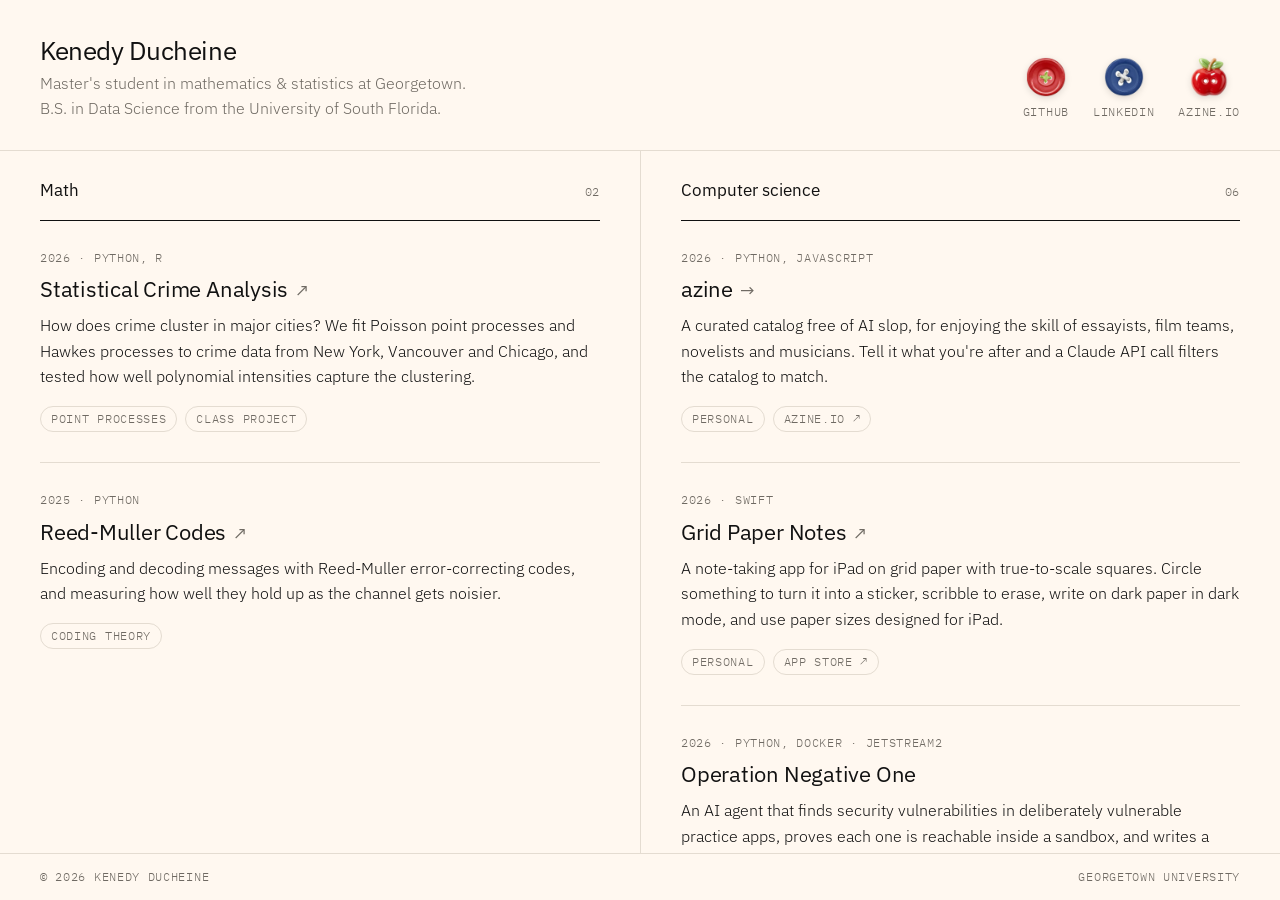
<file: index.html>
<!doctype html>
<html lang="en">
<head>
  <meta charset="utf-8">
  <meta name="viewport" content="width=device-width, initial-scale=1">
  <!-- The tab title and what search engines / link previews show -->
  <title>Kenedy Ducheine · math and computer science projects</title>
  <meta name="description" content="Kenedy Ducheine: math and statistics master's student at Georgetown. Math projects on point processes and coding theory; computer science projects including azine, Grid Paper Notes and Operation Negative One.">
  <meta property="og:title" content="Kenedy Ducheine">
  <meta property="og:description" content="Math and computer science projects. Master's student at Georgetown.">
  <!-- the picture in link previews (texts, Slack, LinkedIn). "?v=3": bump it after replacing assets/og.jpg -->
  <meta property="og:image" content="https://kenedyducheine.github.io/assets/og.jpg?v=3">
  <meta property="og:image:width" content="2400">
  <meta property="og:image:height" content="1260">
  <meta property="og:type" content="website">
  <meta property="og:url" content="https://kenedyducheine.github.io/">
  <meta name="twitter:card" content="summary_large_image">
  <!-- proves to Google Search Console that this site is yours; leave it in -->
  <meta name="google-site-verification" content="GAK5SVObGHcU2Spejn85u6rGJmn3wZU-S-5634LC5tg" />
  <link rel="canonical" href="https://kenedyducheine.github.io/">
  <script type="application/ld+json">
  {
    "@context": "https://schema.org",
    "@type": "Person",
    "name": "Kenedy Ducheine",
    "alternateName": "kenedyducheine",
    "url": "https://kenedyducheine.github.io/",
    "image": "https://kenedyducheine.github.io/assets/og.jpg",
    "description": "Math and statistics master's student at Georgetown University. Creator of azine, a curated catalog of essays, movies, albums and novels free of AI slop, and Grid Paper Notes, a grid paper notes app for the iPad.",
    "affiliation": { "@type": "CollegeOrUniversity", "name": "Georgetown University" },
    "sameAs": [
      "https://github.com/kenedyducheine",
      "https://www.linkedin.com/in/kenedyducheine",
      "https://azine.io"
    ]
  }
  </script>
  <link rel="icon" href="assets/favicon.svg?v=2" type="image/svg+xml">
  <link rel="icon" href="assets/favicon.png?v=2" type="image/png" sizes="64x64">
  <link rel="apple-touch-icon" href="assets/apple-touch-icon.png?v=2">

  <!-- Fonts: IBM Plex Sans (light + regular) for everything, IBM Plex Mono for the small labels.
       To try another font, change the link below and --font-sans in home.css. -->
  <link rel="preconnect" href="https://fonts.googleapis.com">
  <link rel="preconnect" href="https://fonts.gstatic.com" crossorigin>
  <link href="https://fonts.googleapis.com/css2?family=IBM+Plex+Mono:wght@400&family=IBM+Plex+Sans:ital,wght@0,300;0,400;0,500;1,300&display=swap" rel="stylesheet">

  <!-- The look of this page lives in home.css (settings at its top). azine.html uses it too.
       Bump ?v= after editing home.css so browsers fetch the new one. -->
  <link rel="stylesheet" href="home.css?v=8">
</head>
<body>

  <!-- ============ TOP BAR: your name on the left, links on the right ============ -->
  <header class="top">
    <div class="who">
      <h1 class="name"><a href="index.html">Kenedy Ducheine</a></h1>
      <p class="intro">Master's student in mathematics &amp; statistics at Georgetown.</p>
      <p class="intro">B.S. in Data Science from the University of South Florida.</p>
    </div>
    <!-- The links are sewing buttons (pictures in assets/buttons/), each with a small label under it -->
    <nav class="links" aria-label="Elsewhere">
      <a href="https://github.com/kenedyducheine"><img src="assets/buttons/github.png" alt="" width="40" height="40"><span>GitHub</span></a>
      <a href="https://www.linkedin.com/in/kenedyducheine"><img src="assets/buttons/linkedin.png" alt="" width="40" height="40"><span>LinkedIn</span></a>
      <a href="https://azine.io"><img src="assets/buttons/azine.png" alt="" width="40" height="40"><span>azine.io</span></a>
    </nav>
  </header>

  <!-- On phones the two sides become tabs; these buttons switch between them -->
  <div class="tabs" role="tablist" aria-label="Project type">
    <button role="tab" aria-selected="true"  data-pane="math">Math</button>
    <button role="tab" aria-selected="false" data-pane="cs">Computer science</button>
  </div>

  <!-- ============ THE SPLIT: math on the left, computer science on the right ============
       Each side scrolls on its own. Each project is one <article class="project"> block:
       copy one to add a project.
         .meta  = year · tools (top line, small)
         h3     = title (a link if there is one)
         p      = one or two sentences
         .tags  = small labels (optional)            -->
  <main class="split">

    <!-- ===================== MATH ===================== -->
    <section class="pane" id="math" aria-labelledby="math-title">
      <header class="pane-head">
        <h2 id="math-title">Math</h2>
        <span class="count">02</span>
      </header>

      <article class="project">
        <p class="meta">2026 · Python, R</p>
        <h3><a href="https://github.com/kenedyducheine/statistical-crime-analysis">Statistical Crime Analysis <span class="arrow">↗</span></a></h3>
        <p>How does crime cluster in major cities? We fit Poisson point processes and Hawkes
          processes to crime data from New York, Vancouver and Chicago, and tested how well
          polynomial intensities capture the clustering.</p>
        <ul class="tags"><li>Point processes</li><li>Class project</li></ul>
      </article>

      <article class="project">
        <p class="meta">2025 · Python</p>
        <h3><a href="https://github.com/kenedyducheine/coding-theory-final-project">Reed-Muller Codes <span class="arrow">↗</span></a></h3>
        <p>Encoding and decoding messages with Reed-Muller error-correcting codes, and measuring
          how well they hold up as the channel gets noisier.</p>
        <ul class="tags"><li>Coding theory</li></ul>
      </article>
    </section>

    <!-- ===================== COMPUTER SCIENCE ===================== -->
    <section class="pane" id="cs" aria-labelledby="cs-title">
      <header class="pane-head">
        <h2 id="cs-title">Computer science</h2>
        <span class="count">06</span>
      </header>

      <article class="project">
        <p class="meta">2026 · Python, JavaScript</p>
        <h3><a href="azine.html">azine <span class="arrow">→</span></a></h3>
        <p>A curated catalog free of AI slop, for enjoying the skill of essayists, film teams,
          novelists and musicians. Tell it what you're after and a Claude API call filters the
          catalog to match.</p>
        <ul class="tags"><li>Personal</li><li><a href="https://azine.io">azine.io ↗</a></li></ul>
      </article>

      <article class="project">
        <p class="meta">2026 · Swift</p>
        <h3><a href="https://apps.apple.com/us/app/grid-paper-notes/id6825502391">Grid Paper Notes <span class="arrow">↗</span></a></h3>
        <p>A note-taking app for iPad on grid paper with true-to-scale squares. Circle something
          to turn it into a sticker, scribble to erase, write on dark paper in dark mode, and use
          paper sizes designed for iPad.</p>
        <ul class="tags"><li>Personal</li><li><a href="https://apps.apple.com/us/app/grid-paper-notes/id6825502391">App Store ↗</a></li></ul>
      </article>

      <article class="project">
        <p class="meta">2026 · Python, Docker · Jetstream2</p>
        <h3>Operation Negative One</h3>
        <p>An AI agent that finds security vulnerabilities in deliberately vulnerable practice apps,
          proves each one is reachable inside a sandbox, and writes a patch. A checker with no AI
          in it confirms the fix works before anything is reported.</p>
        <ul class="tags"><li>Group project</li><li>Deploying ML Applications</li><li>In progress</li></ul>
      </article>

      <article class="project">
        <p class="meta">2024 · Python</p>
        <h3><a href="https://github.com/kenedyducheine/Harris_and_Walz">Harris &amp; Walz on Reddit <span class="arrow">↗</span></a></h3>
        <p>89 days of posts from five political subreddits, read for what people said about the
          2024 Democratic ticket: word clouds, sentiment over time and topic modeling.</p>
        <ul class="tags"><li>Sentiment analysis</li></ul>
      </article>

      <article class="project">
        <p class="meta">2024 · R</p>
        <h3><a href="https://github.com/kenedyducheine/colorblindpalette">colorblindpalette <span class="arrow">↗</span></a></h3>
        <p>An R package of color palettes that stay readable for people with red-green colorblindness.</p>
        <ul class="tags"><li>R package</li></ul>
      </article>

      <article class="project">
        <p class="meta">2024 · R</p>
        <h3><a href="https://github.com/kenedyducheine/final_proj-datamining-">Pop Song Streams <span class="arrow">↗</span></a></h3>
        <p>Mining a dataset of pop songs and their streams: cleaning it up, an SVM model,
          word clouds and a Shiny app.</p>
        <ul class="tags"><li>Data mining</li></ul>
      </article>
    </section>

  </main>

  <footer class="foot">
    <span>© 2026 Kenedy Ducheine</span>
    <span>Georgetown University</span>
  </footer>

  <!-- Phones only: the Math / Computer science tabs show one side at a time.
       On wider screens both sides are always visible and this does nothing. -->
  <script>
    const tabs = document.querySelectorAll('.tabs button');
    function show(id) {
      tabs.forEach(t => t.setAttribute('aria-selected', t.dataset.pane === id));
      document.querySelectorAll('.pane').forEach(p => p.classList.toggle('is-active', p.id === id));
    }
    tabs.forEach(t => t.addEventListener('click', () => { show(t.dataset.pane); window.scrollTo(0, 0); }));
    show('math');
    document.documentElement.classList.add('js');
  </script>
</body>
</html>
</file>
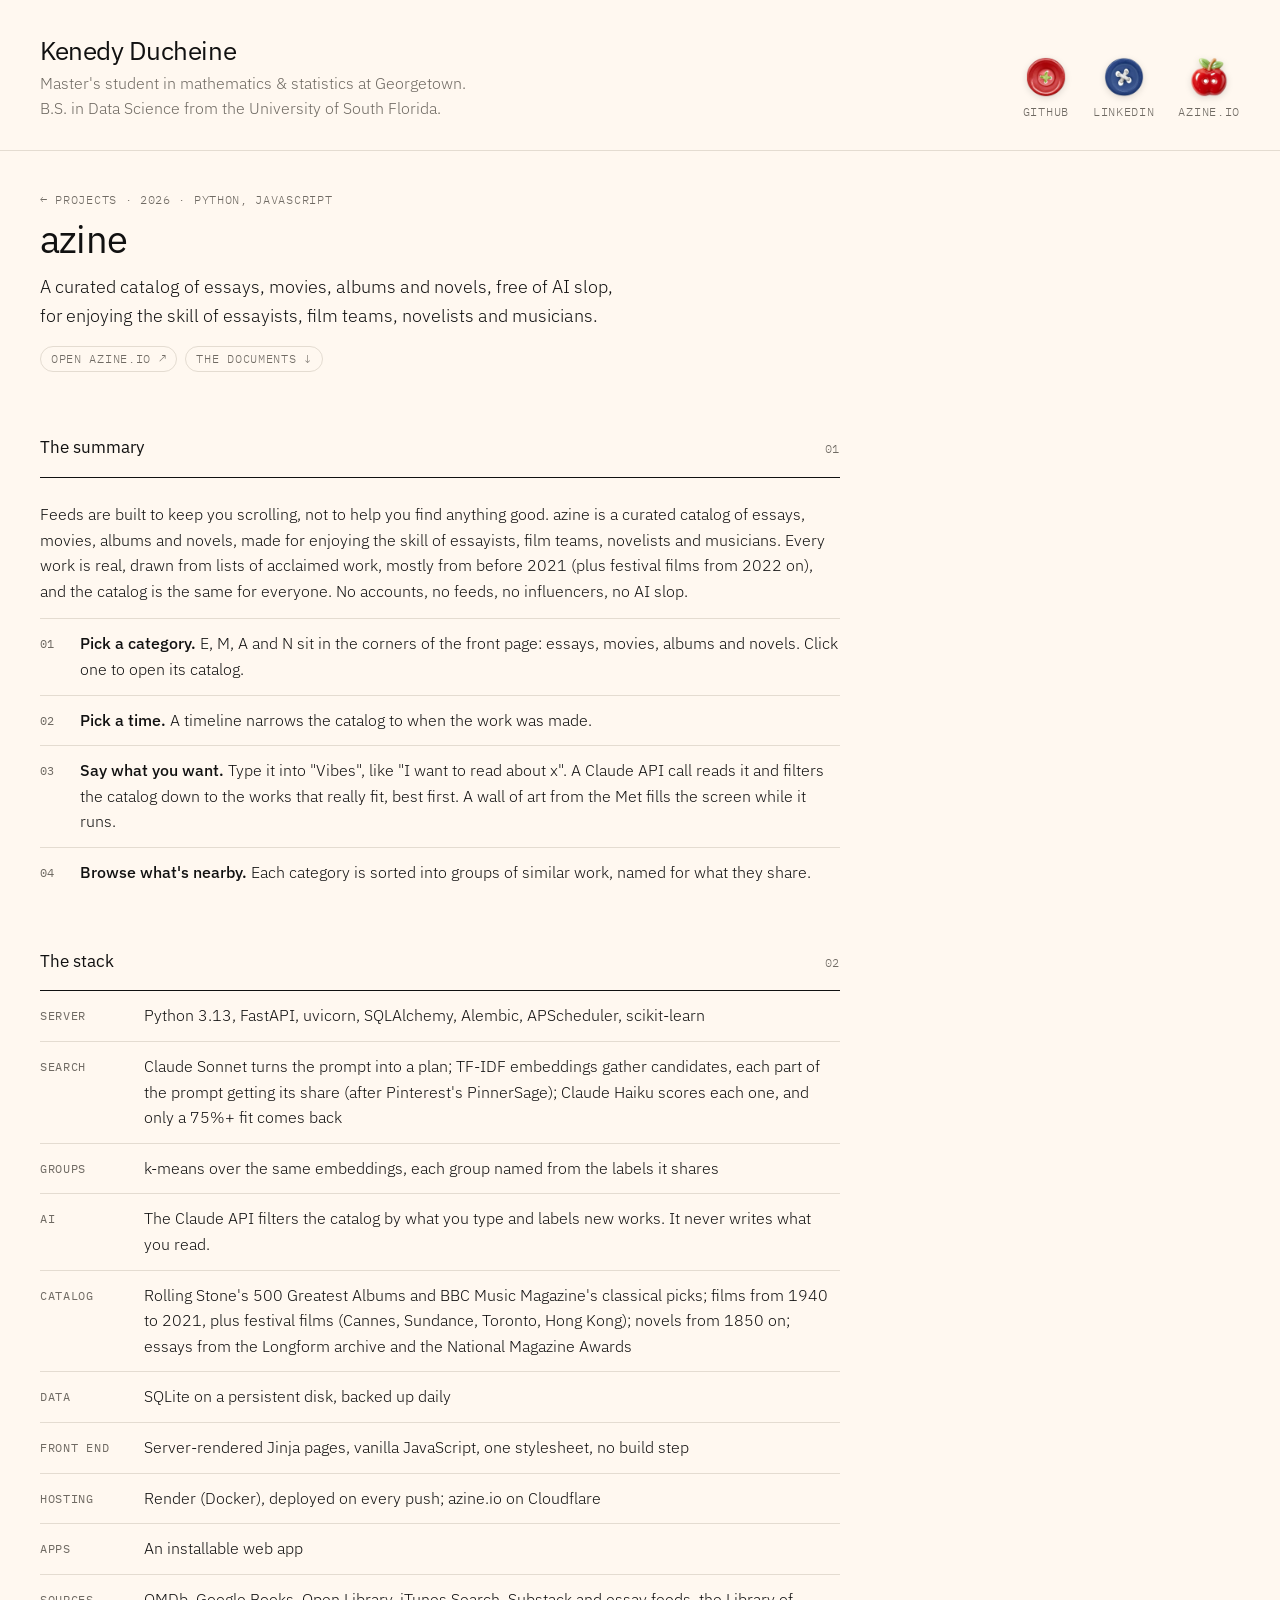
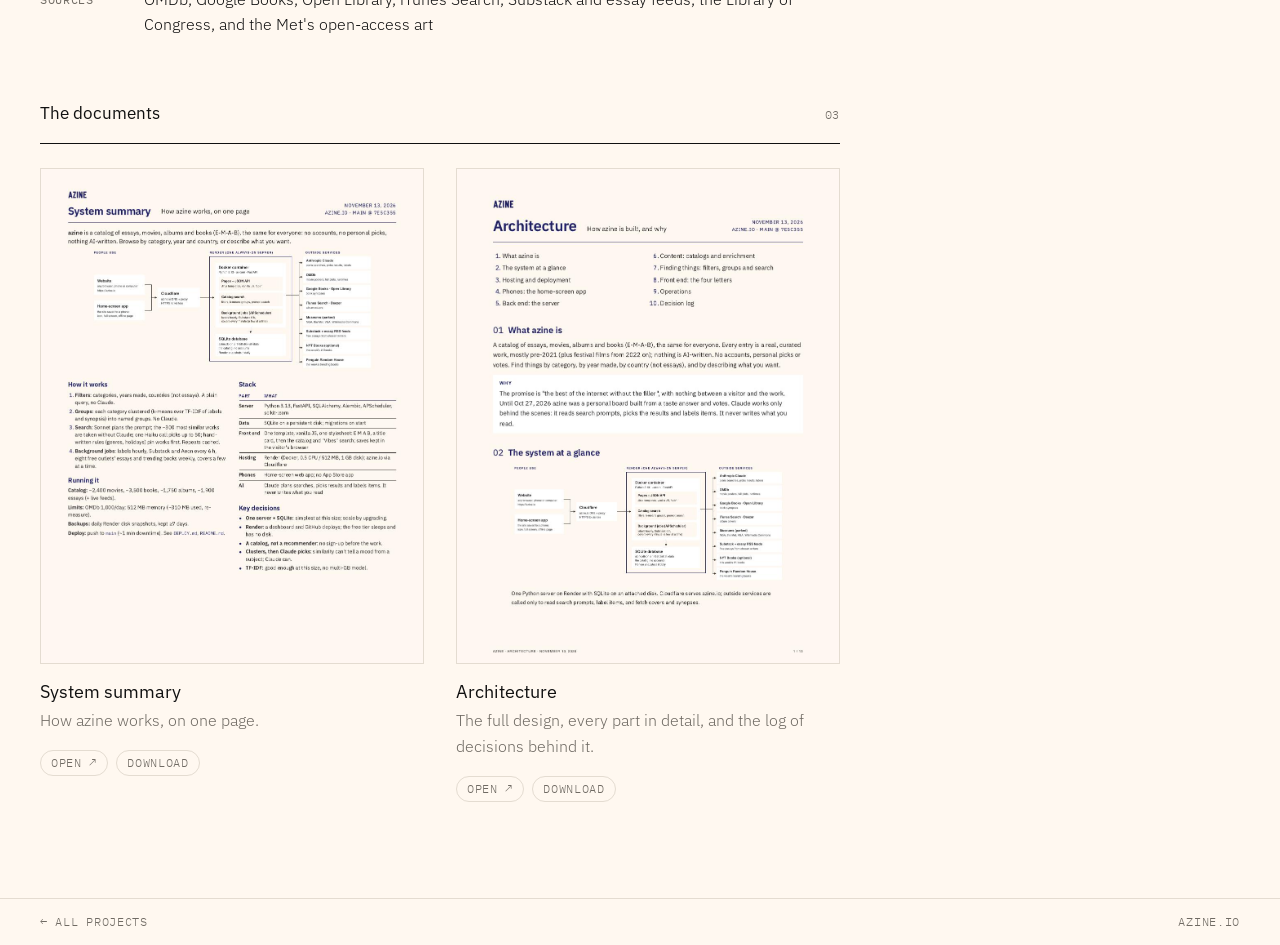
<file: azine.html>
<!doctype html>
<html lang="en">
<head>
  <meta charset="utf-8">
  <meta name="viewport" content="width=device-width, initial-scale=1">
  <!-- The tab title and what search engines / link previews show -->
  <title>azine · Kenedy Ducheine</title>
  <meta name="description" content="How azine works: a curated catalog of essays, movies, albums and novels, free of AI slop. The summary, the stack, and the system documents.">
  <meta property="og:title" content="azine · Kenedy Ducheine">
  <meta property="og:description" content="How azine works: the summary, the stack, and the system documents.">
  <!-- the picture in link previews (texts, Slack, LinkedIn). "?v=3": bump it after replacing assets/og.jpg
       so apps fetch the new picture instead of a saved copy -->
  <meta property="og:image" content="https://kenedyducheine.github.io/assets/og.jpg?v=3">
  <meta property="og:image:width" content="2400">
  <meta property="og:image:height" content="1260">
  <meta property="og:type" content="website">
  <meta property="og:url" content="https://kenedyducheine.github.io/azine.html">
  <meta name="twitter:card" content="summary_large_image">
  <!-- For search engines: the official address of this page, and who the site is about
       (your name, your handle, and your other pages: GitHub, LinkedIn, azine.io). -->
  <link rel="canonical" href="https://kenedyducheine.github.io/azine.html">
  <script type="application/ld+json">
  {
    "@context": "https://schema.org",
    "@type": "Person",
    "name": "Kenedy Ducheine",
    "alternateName": "kenedyducheine",
    "url": "https://kenedyducheine.github.io/",
    "image": "https://kenedyducheine.github.io/assets/og.jpg",
    "description": "Math and statistics master's student at Georgetown University. Creator of azine, a curated catalog of essays, movies, albums and novels free of AI slop, and Grid Paper Notes, a grid paper notes app for the iPad.",
    "affiliation": {
      "@type": "CollegeOrUniversity",
      "name": "Georgetown University"
    },
    "sameAs": [
      "https://github.com/kenedyducheine",
      "https://www.linkedin.com/in/kenedyducheine",
      "https://azine.io"
    ]
  }
  </script>
  <link rel="icon" href="assets/favicon.svg?v=2" type="image/svg+xml">
  <link rel="icon" href="assets/favicon.png?v=2" type="image/png" sizes="64x64">
  <link rel="apple-touch-icon" href="assets/apple-touch-icon.png?v=2">

  <!-- Fonts and look: the same as the front page (home.css, "SINGLE PAGES" section at the bottom).
       Bump ?v= after editing home.css so browsers fetch the new one. -->
  <link rel="preconnect" href="https://fonts.googleapis.com">
  <link rel="preconnect" href="https://fonts.gstatic.com" crossorigin>
  <link href="https://fonts.googleapis.com/css2?family=IBM+Plex+Mono:wght@400&family=IBM+Plex+Sans:ital,wght@0,300;0,400;0,500;1,300&display=swap" rel="stylesheet">
  <link rel="stylesheet" href="home.css?v=8">
</head>
<body class="page">

  <!-- ============ TOP BAR (same as the front page) ============ -->
  <header class="top">
    <div class="who">
      <p class="name"><a href="index.html">Kenedy Ducheine</a></p>
      <p class="intro">Master's student in mathematics &amp; statistics at Georgetown.</p>
      <p class="intro">B.S. in Data Science from the University of South Florida.</p>
    </div>
    <!-- The links are sewing buttons (pictures in assets/buttons/), each with a small label under it -->
    <nav class="links" aria-label="Elsewhere">
      <a href="https://github.com/kenedyducheine"><img src="assets/buttons/github.png" alt="" width="40" height="40"><span>GitHub</span></a>
      <a href="https://www.linkedin.com/in/kenedyducheine"><img src="assets/buttons/linkedin.png" alt="" width="40" height="40"><span>LinkedIn</span></a>
      <a href="https://azine.io"><img src="assets/buttons/azine.png" alt="" width="40" height="40"><span>azine.io</span></a>
    </nav>
  </header>

  <main>

    <!-- ============ THE OPENING: laid out like a project on the front page ============ -->
    <header class="lead">
      <p class="meta"><a class="back" href="index.html">← Projects</a> · 2026 · Python, JavaScript</p>
      <h1>azine</h1>
      <p>A curated catalog of essays, movies, albums and novels, free of AI slop, for enjoying
        the skill of essayists, film teams, novelists and musicians.</p>
      <ul class="tags"><li><a href="https://azine.io">Open azine.io ↗</a></li><li><a href="#documents">The documents ↓</a></li></ul>
    </header>

    <!-- ============ 1. THE SUMMARY ============
         Each <p> is a paragraph; each <li> in the list is one step. -->
    <section class="section" id="summary" aria-labelledby="summary-title">
      <header class="pane-head">
        <h2 id="summary-title">The summary</h2>
        <span class="count">01</span>
      </header>
      <div class="body">
        <p>Feeds are built to keep you scrolling, not to help you find anything good. azine is a
          curated catalog of essays, movies, albums and novels, made for enjoying the skill of
          essayists, film teams, novelists and musicians. Every work is real, drawn from lists of
          acclaimed work, mostly from before 2021 (plus festival films from 2022 on), and the catalog
          is the same for everyone. No accounts, no feeds, no influencers, no AI slop.</p>
        <ol class="steps">
          <li><span><strong>Pick a category.</strong> E, M, A and N sit in the corners of the front page:
            essays, movies, albums and novels. Click one to open its catalog.</span></li>
          <li><span><strong>Pick a time.</strong> A timeline narrows the catalog to when the work was
            made.</span></li>
          <li><span><strong>Say what you want.</strong> Type it into "Vibes", like "I want to read about
            x". A Claude API call reads it and filters the catalog down to the works that really fit,
            best first. A wall of art from the Met fills the screen while it runs.</span></li>
          <li><span><strong>Browse what's nearby.</strong> Each category is sorted into groups of similar
            work, named for what they share.</span></li>
        </ol>
      </div>
    </section>

    <!-- ============ 2. THE STACK ============
         One <tr> per row: <th> is the part, <td> is what it uses. -->
    <section class="section" id="stack" aria-labelledby="stack-title">
      <header class="pane-head">
        <h2 id="stack-title">The stack</h2>
        <span class="count">02</span>
      </header>
      <table class="stack">
        <tr><th>Server</th><td>Python 3.13, FastAPI, uvicorn, SQLAlchemy, Alembic, APScheduler, scikit-learn</td></tr>
        <tr><th>Search</th><td>Claude Sonnet turns the prompt into a plan; TF-IDF embeddings gather candidates,
          each part of the prompt getting its share (after Pinterest's PinnerSage); Claude Haiku scores
          each one, and only a 75%+ fit comes back</td></tr>
        <tr><th>Groups</th><td>k-means over the same embeddings, each group named from the labels it shares</td></tr>
        <tr><th>AI</th><td>The Claude API filters the catalog by what you type and labels new works. It never writes what you read.</td></tr>
        <tr><th>Catalog</th><td>Rolling Stone's 500 Greatest Albums and BBC Music Magazine's classical picks;
          films from 1940 to 2021, plus festival films (Cannes, Sundance, Toronto, Hong Kong); novels
          from 1850 on; essays from the Longform archive and the National Magazine Awards</td></tr>
        <tr><th>Data</th><td>SQLite on a persistent disk, backed up daily</td></tr>
        <tr><th>Front end</th><td>Server-rendered Jinja pages, vanilla JavaScript, one stylesheet, no build step</td></tr>
        <tr><th>Hosting</th><td>Render (Docker), deployed on every push; azine.io on Cloudflare</td></tr>
        <tr><th>Apps</th><td>An installable web app</td></tr>
        <tr><th>Sources</th><td>OMDb, Google Books, Open Library, iTunes Search, Substack and essay feeds,
          the Library of Congress, and the Met's open-access art</td></tr>
      </table>
    </section>

    <!-- ============ 3. THE DOCUMENTS: the two PDFs ============
         The files are in assets/: azine-summary.pdf and azine-architecture.pdf
         (copies of docs/ in the azine repo). The pictures are their first pages. -->
    <section class="section" id="documents" aria-labelledby="documents-title">
      <header class="pane-head">
        <h2 id="documents-title">The documents</h2>
        <span class="count">03</span>
      </header>
      <div class="body docs">
        <article class="doc">
          <a class="doc-pic" href="assets/azine-summary.pdf">
            <img src="assets/azine-summary.jpg" alt="azine system summary: how the site, the server, the recommender and the outside services fit together, on one page" loading="lazy">
          </a>
          <h3>System summary</h3>
          <p>How azine works, on one page.</p>
          <ul class="tags"><li><a href="assets/azine-summary.pdf">Open ↗</a></li><li><a href="assets/azine-summary.pdf" download>Download</a></li></ul>
        </article>
        <article class="doc">
          <a class="doc-pic" href="assets/azine-architecture.pdf">
            <img src="assets/azine-architecture.jpg" alt="The first page of azine's architecture document" loading="lazy">
          </a>
          <h3>Architecture</h3>
          <p>The full design, every part in detail, and the log of decisions behind it.</p>
          <ul class="tags"><li><a href="assets/azine-architecture.pdf">Open ↗</a></li><li><a href="assets/azine-architecture.pdf" download>Download</a></li></ul>
        </article>
      </div>
    </section>

  </main>

  <footer class="foot">
    <a href="index.html">← All projects</a>
    <span>azine.io</span>
  </footer>

</body>
</html>
</file>
<file: home.css>
/* =====================================================================
   kenedyducheine.github.io -- the front page (index.html)

   A top bar, then the page split in two: math on the left, computer
   science on the right, each side scrolling on its own. On phones the
   two sides become tabs.

   To restyle: change the settings in :root right below.
   (azine.html still uses style.css.)
   ===================================================================== */

:root {
  /* ----- COLORS ----- */
  --bg:     #FFF8F0;   /* the page */
  --ink:    #111111;   /* titles and body text */
  --muted:  #6F6A63;   /* the small labels: years, tools, tags */
  --rule:   #E4DCD1;   /* the thin lines */
  --accent: #B3001B;   /* links on hover, the active tab */

  /* ----- FONTS ----- */
  --font-sans: "IBM Plex Sans", system-ui, -apple-system, sans-serif;
  --font-mono: "IBM Plex Mono", ui-monospace, monospace;

  /* ----- SIZES ----- */
  --edge: 40px;        /* space at the left and right edges of the page */
  --top-height: auto;
}

/* ---------- basics ---------- */
* { box-sizing: border-box; }
html, body { height: 100%; }
body {
  margin: 0;
  background: var(--bg);
  color: var(--ink);
  font: 300 16px/1.6 var(--font-sans);
  -webkit-font-smoothing: antialiased;
  display: flex;
  flex-direction: column;
}
a { color: inherit; text-decoration: none; transition: color 0.15s ease; }
a:hover { color: var(--accent); }
h1, h2, h3, p { margin: 0; }

/* small labels: years, counts, tags, tabs, footer */
.meta, .count, .tags, .tabs button, .foot, .links {
  font-family: var(--font-mono);
  font-size: 0.72rem;
  letter-spacing: 0.06em;
  text-transform: uppercase;
}

/* ================= TOP BAR ================= */
.top {
  display: flex;
  justify-content: space-between;
  align-items: flex-end;
  gap: 24px;
  padding: 36px var(--edge) 28px;
  border-bottom: 1px solid var(--rule);
}
.name {
  font-size: 1.6rem;
  font-weight: 400;
  letter-spacing: -0.015em;
  line-height: 1.2;
}
.intro { color: var(--muted); margin-top: 4px; }
.intro + .intro { margin-top: 0; }
/* the links: a sewing button over each label; the button turns a little on hover */
.links { display: flex; gap: 24px; color: var(--muted); }
.links a { display: flex; flex-direction: column; align-items: center; gap: 6px; }
.links a:hover { color: var(--accent); }
.links img {
  width: 40px; height: 40px;
  filter: drop-shadow(0 2px 3px rgba(17, 17, 17, 0.14));
  transition: transform 0.25s ease;
}
.links a:hover img, .links a:focus-visible img { transform: rotate(-14deg) translateY(-2px); }

/* ================= THE SPLIT ================= */
.split {
  flex: 1;
  min-height: 0;                 /* lets each side scroll inside the window */
  display: grid;
  grid-template-columns: 1fr 1fr;
}
.pane {
  overflow-y: auto;
  min-height: 0;
  padding: 0 var(--edge) 64px;
  scrollbar-width: thin;
  scrollbar-color: var(--rule) transparent;
}
.pane + .pane { border-left: 1px solid var(--rule); }

/* the "Math 02" / "Computer science 06" heading; stays put while the side scrolls */
.pane-head {
  position: sticky; top: 0; z-index: 1;
  display: flex; justify-content: space-between; align-items: baseline;
  padding: 26px 0 16px;
  background: var(--bg);
  border-bottom: 1px solid var(--ink);
}
.pane-head h2 { font-size: 1.05rem; font-weight: 400; }
.count { color: var(--muted); }

/* ----- one project ----- */
.project {
  padding: 28px 0 30px;
  border-bottom: 1px solid var(--rule);
}
.project:last-child { border-bottom: 0; }
.meta { color: var(--muted); }
.project h3 {
  margin-top: 8px;
  font-size: 1.4rem;
  font-weight: 400;
  letter-spacing: -0.01em;
  line-height: 1.25;
}
.arrow { font-size: 0.8em; color: var(--muted); margin-left: 2px; }
.project h3 a:hover .arrow { color: var(--accent); }
.project > p:not(.meta) { margin-top: 10px; max-width: 36em; }
.tags {
  list-style: none; padding: 0; margin: 16px 0 0;
  display: flex; flex-wrap: wrap; gap: 8px;
  color: var(--muted);
}
.tags li { border: 1px solid var(--rule); border-radius: 999px; padding: 3px 10px; }

/* ================= FOOTER ================= */
.foot {
  display: flex; justify-content: space-between;
  padding: 14px var(--edge);
  border-top: 1px solid var(--rule);
  color: var(--muted);
}

/* the tabs only appear on phones */
.tabs { display: none; }

/* ================= PHONES & SMALL SCREENS =================
   The page scrolls normally; the Math / Computer science tabs pick a side. */
@media (max-width: 820px) {
  :root { --edge: 20px; }
  html, body { height: auto; }
  .top { flex-direction: column; align-items: flex-start; padding-top: 28px; }
  .links { gap: 20px; }
  .links img { width: 34px; height: 34px; }
  .split { display: block; }
  .pane { overflow: visible; padding-bottom: 32px; }
  .pane + .pane { border-left: 0; }
  .pane-head { display: none; }

  .js .tabs {
    display: flex;
    position: sticky; top: 0; z-index: 2;
    background: var(--bg);
    border-bottom: 1px solid var(--ink);
    padding: 0 var(--edge);
  }
  .tabs button {
    flex: 1;
    background: none; border: 0; cursor: pointer;
    padding: 16px 0 14px;
    color: var(--muted);
    border-bottom: 2px solid transparent; margin-bottom: -1px;
  }
  .tabs button[aria-selected="true"] { color: var(--ink); border-bottom-color: var(--accent); }
  .js .pane:not(.is-active) { display: none; }
  /* without JavaScript both sides simply stack, with their headings */
  html:not(.js) .pane-head { display: flex; position: static; }
}

@media (prefers-reduced-motion: reduce) {
  * { transition: none !important; }
}

/* =====================================================================
   SINGLE PAGES (azine.html): the same top bar and footer as the front
   page, then one column of sections that scrolls normally.
   ===================================================================== */
body.page { height: auto; min-height: 100%; }
.page main {
  flex: 1;
  width: 100%;
  max-width: 880px;
  padding: 0 var(--edge) 72px;
}
.back { color: var(--muted); }
.back:hover { color: var(--accent); }

/* the opening: same parts as a project on the front page, a little bigger */
.lead { padding: 40px 0 36px; }
.lead h1 {
  margin-top: 8px;
  font-size: 2.4rem;
  font-weight: 400;
  letter-spacing: -0.02em;
  line-height: 1.15;
}
.lead > p:not(.meta) { margin-top: 12px; max-width: 34em; font-size: 1.1rem; }

/* each section's heading: like "Math 02" on the front page */
.section .pane-head { position: static; }
.section .body { padding-top: 24px; }
.section p + p, .section p + ol { margin-top: 14px; }
.section { margin-bottom: 24px; }

/* the numbered steps */
.steps { margin: 18px 0 0; padding: 0; list-style: none; counter-reset: step; }
.steps li {
  counter-increment: step;
  display: grid; grid-template-columns: 2.5em 1fr;
  padding: 12px 0;
  border-top: 1px solid var(--rule);
}
.steps li::before {
  content: counter(step, decimal-leading-zero);
  font: 400 0.72rem/2.2 var(--font-mono);
  color: var(--muted);
}
.steps strong { font-weight: 500; }

/* the stack: part on the left, what it uses on the right */
.stack { width: 100%; border-collapse: collapse; }
.stack th, .stack td {
  text-align: left; vertical-align: top;
  padding: 12px 0;
  border-bottom: 1px solid var(--rule);
}
.stack tr:last-child th, .stack tr:last-child td { border-bottom: 0; }
.stack th {
  width: 9em; padding-right: 16px;
  font: 400 0.72rem/2.2 var(--font-mono);
  letter-spacing: 0.06em; text-transform: uppercase;
  color: var(--muted);
}

/* the documents: two cards side by side */
.docs { display: grid; grid-template-columns: 1fr 1fr; gap: 32px; }
.doc-pic { display: block; border: 1px solid var(--rule); transition: border-color 0.15s ease; }
.doc-pic:hover { border-color: var(--ink); }
.doc-pic img { display: block; width: 100%; height: auto; aspect-ratio: 935 / 1210; }
.doc h3 { margin-top: 14px; font-size: 1.1rem; font-weight: 400; }
.doc p { color: var(--muted); margin-top: 2px; }

@media (max-width: 820px) {
  .lead { padding-top: 28px; }
  .lead h1 { font-size: 2rem; }
  .stack th { width: 6.5em; }
  .docs { grid-template-columns: 1fr; gap: 28px; }
}
</file>
